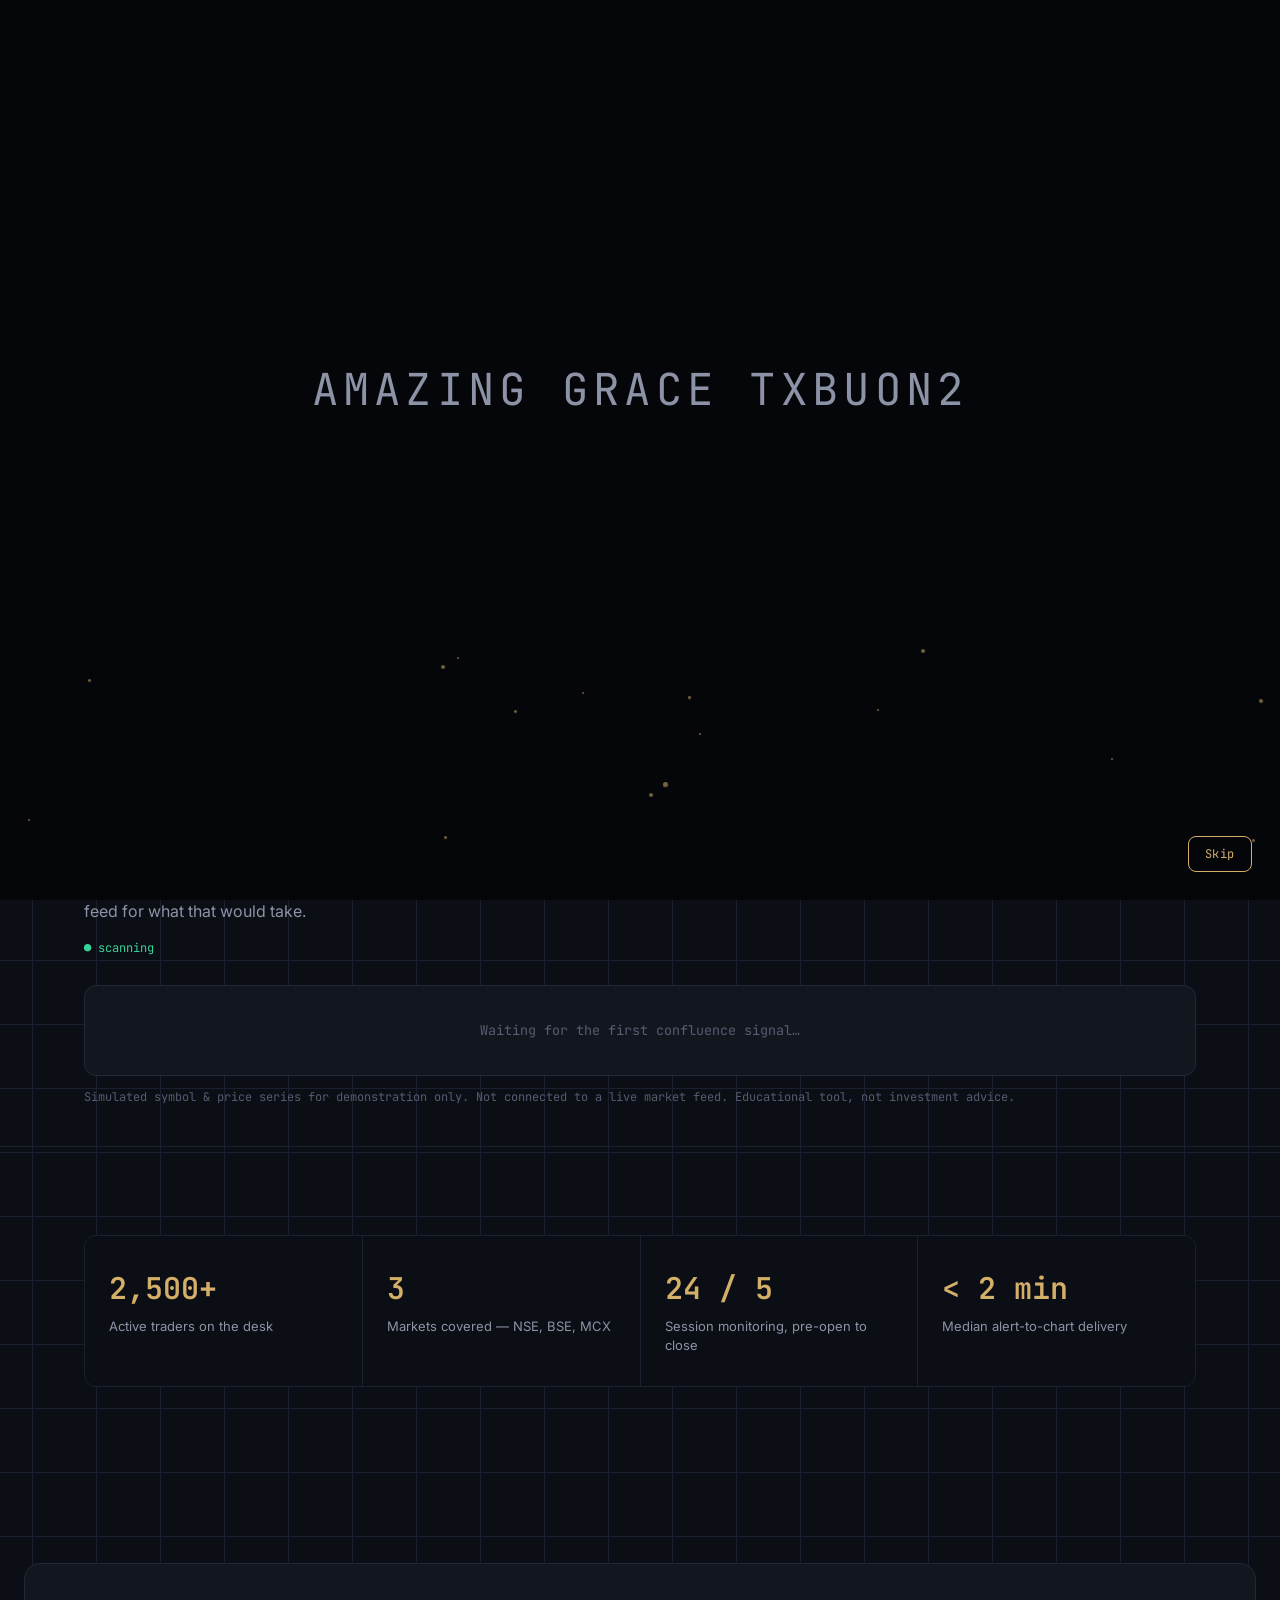
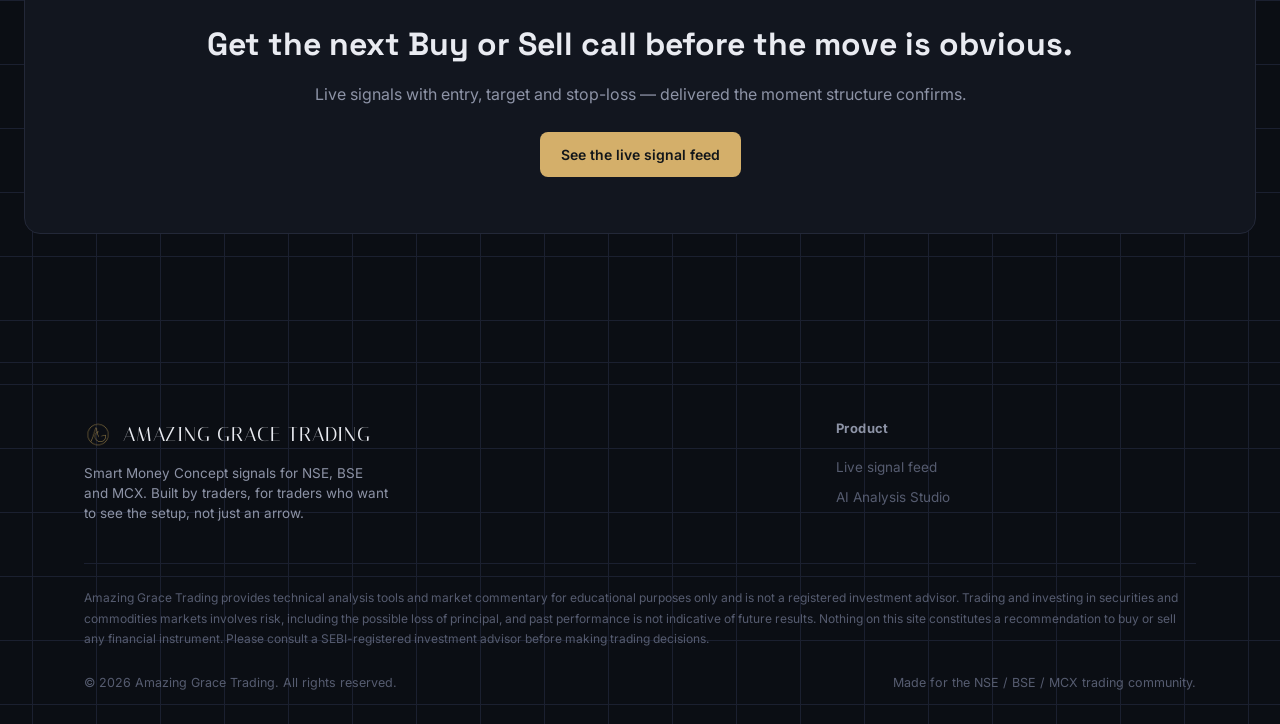
<file: index.html>
<!DOCTYPE html>
<html lang="en">
<head>
<meta charset="UTF-8">
<meta name="viewport" content="width=device-width, initial-scale=1.0">
<title>Amazing Grace Trading — Smart Money Signals &amp; AI Chart Analysis for NSE, BSE &amp; MCX</title>
<meta name="description" content="Amazing Grace Trading reads Indian index, equity and commodity charts in real time, flags Smart Money Concept structure — Break of Structure, order blocks, liquidity sweeps, fair value gaps — and prepares your own uploaded charts and data for AI-powered analysis.">
<meta name="theme-color" content="#0B0E14">
<link rel="icon" type="image/x-icon" href="favicon.ico">
<link rel="icon" type="image/png" sizes="16x16" href="assets/img/favicon-16.png">
<link rel="icon" type="image/png" sizes="32x32" href="assets/img/favicon-32.png">
<link rel="icon" type="image/png" sizes="48x48" href="assets/img/favicon-48.png">
<link rel="apple-touch-icon" sizes="180x180" href="assets/img/apple-touch-icon.png">
<link rel="manifest" href="site.webmanifest">
<meta property="og:type" content="website">
<meta property="og:site_name" content="Amazing Grace Trading">
<meta property="og:title" content="Amazing Grace Trading — Smart Money Signals &amp; AI Chart Analysis for NSE, BSE &amp; MCX">
<meta property="og:description" content="Live Smart Money Concept signals — Break of Structure, order blocks, liquidity sweeps, fair value gaps — for NSE, BSE and MCX, plus an AI Analysis Studio for your own charts and data.">
<meta property="og:image" content="assets/img/og-image.png">
<meta name="twitter:card" content="summary_large_image">
<meta name="twitter:title" content="Amazing Grace Trading — Smart Money Signals &amp; AI Chart Analysis">
<meta name="twitter:description" content="Live Buy/Sell signals with entry, target and stop-loss for NSE, BSE and MCX — plus an AI Analysis Studio for your own charts and data.">
<meta name="twitter:image" content="assets/img/og-image.png">
<link rel="preconnect" href="https://fonts.googleapis.com">
<link rel="preconnect" href="https://fonts.gstatic.com" crossorigin>
<link href="https://fonts.googleapis.com/css2?family=Space+Grotesk:wght@500;600;700&family=Inter:wght@400;500;600;700&family=JetBrains+Mono:wght@400;500;600&display=swap" rel="stylesheet">
<link rel="stylesheet" href="assets/css/style.css">
<link rel="stylesheet" href="assets/css/intro.css">
</head>
<body>
<nav class="nav">
  <div class="nav-inner">
    <div class="logo">
      <img class="logo-mark" src="assets/img/logo-mark-128.png" alt="Amazing Grace Trading" width="28" height="28">
      Amazing Grace Trading
    </div>
    <div class="nav-links" id="navLinks">
      <a href="studio.html">AI Analysis Studio</a>
    </div>
    <div class="nav-cta">
      <a href="#feed" class="btn btn-primary">See live signals</a>
      <button class="nav-menu-btn" id="navMenuBtn" aria-label="Toggle menu" aria-expanded="false">
        <svg width="18" height="18" viewBox="0 0 18 18" fill="none"><path d="M2 5H16M2 9H16M2 13H16" stroke="currentColor" stroke-width="1.6" stroke-linecap="round"/></svg>
      </button>
    </div>
  </div>
</nav>

<header class="hero">
  <div class="wrap hero-grid">
    <div>
      <span class="eyebrow">Live Signals · NSE · BSE · MCX</span>
      <h1>Live Buy &amp; Sell calls, <em>with the target.</em></h1>
      <p class="lead">Amazing Grace Trading reads Indian index, equity and commodity charts in real time and sends Buy/Sell signals the moment structure confirms — every call comes with entry, target and stop-loss, so you know exactly where to act.</p>
      <div class="hero-actions">
        <a href="#feed" class="btn btn-primary">See a live setup ↓</a>
      </div>
      <span class="hero-note">Runs locally, for a single user · Signals are educational, not investment advice</span>
    </div>
    <div class="chart-card">
      <div class="chart-card-head">
        <span><span class="pair">NIFTY 50</span> · 15m</span>
        <span class="price" id="chartPrice">24,812.40</span>
      </div>
      <canvas id="smcChart" width="1200" height="680"></canvas>
      <div class="signal-badge">
        <span class="signal-badge-tag">BUY</span>
        <div class="signal-badge-grid">
          <div><span class="k">Entry</span><span class="v">24,820</span></div>
          <div><span class="k">Target</span><span class="v up">25,140</span></div>
          <div><span class="k">Stop-loss</span><span class="v down">24,690</span></div>
        </div>
      </div>
    </div>
  </div>
</header>

<div class="ticker" aria-hidden="true">
  <div class="ticker-track" id="tickerTrack"></div>
</div>

<section id="feed" style="padding:64px 0 40px;">
  <div class="wrap">
    <div class="section-head" style="margin-bottom:28px;display:flex;align-items:baseline;justify-content:space-between;gap:16px;flex-wrap:wrap;">
      <div>
        <span class="eyebrow">Live signal feed — demo data</span>
        <h2 style="margin-top:14px;">The algorithm, running.</h2>
        <p>This runs a real structure-based detector (swings → sweep → order block → FVG → BOS confluence) against a simulated price feed, client-side, so you can watch the logic work. <strong style="color:var(--text);">It is not connected to live NSE/BSE/MCX data</strong> — see the note below the feed for what that would take.</p>
      </div>
      <span id="feedStatus" class="feed-status">● scanning</span>
    </div>
    <div class="feed-panel" id="feedPanel">
      <div class="feed-empty" id="feedEmpty">Waiting for the first confluence signal…</div>
    </div>
    <p class="feed-disclaimer">Simulated symbol &amp; price series for demonstration only. Not connected to a live market feed. Educational tool, not investment advice.</p>
  </div>
</section>

<section class="stats">
  <div class="wrap">
    <div class="stats-grid">
      <div class="stat"><div class="num">2,500+</div><div class="label">Active traders on the desk</div></div>
      <div class="stat"><div class="num">3</div><div class="label">Markets covered — NSE, BSE, MCX</div></div>
      <div class="stat"><div class="num">24 / 5</div><div class="label">Session monitoring, pre-open to close</div></div>
      <div class="stat"><div class="num">&lt; 2 min</div><div class="label">Median alert-to-chart delivery</div></div>
    </div>
  </div>
</section>

<section>
  <div class="cta-band">
    <h2>Get the next Buy or Sell call before the move is obvious.</h2>
    <p>Live signals with entry, target and stop-loss — delivered the moment structure confirms.</p>
    <div class="actions">
      <a href="#feed" class="btn btn-primary">See the live signal feed</a>
    </div>
  </div>
</section>

<footer>
  <div class="wrap">
    <div class="footer-grid">
      <div class="footer-brand">
        <div class="logo">
          <img class="logo-mark" src="assets/img/logo-mark-128.png" alt="Amazing Grace Trading" width="28" height="28">
          Amazing Grace Trading
        </div>
        <p>Smart Money Concept signals for NSE, BSE and MCX. Built by traders, for traders who want to see the setup, not just an arrow.</p>
      </div>
      <div class="footer-col">
        <h4>Product</h4>
        <a href="#feed">Live signal feed</a>
        <a href="studio.html">AI Analysis Studio</a>
      </div>
    </div>
    <div class="disclaimer">
      Amazing Grace Trading provides technical analysis tools and market commentary for educational purposes only and is not a registered investment advisor. Trading and investing in securities and commodities markets involves risk, including the possible loss of principal, and past performance is not indicative of future results. Nothing on this site constitutes a recommendation to buy or sell any financial instrument. Please consult a SEBI-registered investment advisor before making trading decisions.
    </div>
    <div class="foot-bottom">
      <span>© 2026 Amazing Grace Trading. All rights reserved.</span>
      <span>Made for the NSE / BSE / MCX trading community.</span>
    </div>
  </div>
</footer>

<script defer src="assets/js/app.js"></script>
<script defer src="assets/js/intro-sequence.js"></script>
</body>
</html>
</file>
<file: assets/css/style.css>
:root{--bg:#0B0E14;--bg-elev:#12161F;--bg-elev-2:#1A1F2B;--border:#232838;--border-soft:#1B2030;--text:#E9EBF1;--text-dim:#8D93A6;--text-faint:#565C70;--mint:#35D399;--mint-dim:rgba(53,211,153,0.14);--red:#FF5C6C;--red-dim:rgba(255,92,108,0.14);--gold:#D4AF6A;--gold-dim:rgba(212,175,106,0.14);--radius:10px;--font-display:'Space Grotesk',sans-serif;--font-body:'Inter',sans-serif;--font-mono:'JetBrains Mono',monospace;--font-wordmark:'Italiana',serif}
@font-face{font-family:'Italiana';src:url('../fonts/Italiana-Regular.ttf') format('truetype');font-weight:400;font-style:normal;font-display:swap}
*{box-sizing:border-box;margin:0;padding:0}html{scroll-behavior:smooth}body{background:var(--bg);color:var(--text);font-family:var(--font-body);line-height:1.5;-webkit-font-smoothing:antialiased;background-image:linear-gradient(var(--border-soft) 1px,transparent 1px),linear-gradient(90deg,var(--border-soft) 1px,transparent 1px);background-size:64px 64px;background-position:center top}a{color:inherit;text-decoration:none}img,svg,canvas{display:block;max-width:100%}:focus-visible{outline:2px solid var(--gold);outline-offset:3px}.wrap{max-width:1160px;margin:0 auto;padding:0 24px}.eyebrow{font-family:var(--font-mono);font-size:12px;letter-spacing:0.14em;text-transform:uppercase;color:var(--gold);display:flex;align-items:center;gap:8px}.eyebrow::before{content:"";width:6px;height:6px;border-radius:50%;background:var(--gold);box-shadow:0 0 0 3px var(--gold-dim)}.nav{position:sticky;top:0;z-index:50;background:rgba(11,14,20,0.82);backdrop-filter:blur(10px);border-bottom:1px solid var(--border-soft)}.nav-inner{display:flex;align-items:center;justify-content:space-between;padding:16px 24px;max-width:1160px;margin:0 auto}.logo{display:flex;align-items:center;gap:11px;font-family:var(--font-wordmark);font-weight:400;font-size:20px;letter-spacing:0.04em;text-transform:uppercase}.logo-mark{width:28px;height:28px;flex-shrink:0;animation:logoBreathe 5s ease-in-out infinite;filter:drop-shadow(0 0 0 rgba(212,175,106,0))}@keyframes logoBreathe{0%,100%{transform:scale(1);filter:drop-shadow(0 0 0px rgba(212,175,106,0))}50%{transform:scale(1.035);filter:drop-shadow(0 0 5px rgba(212,175,106,0.45))}}@media(prefers-reduced-motion:reduce){.logo-mark{animation:none}}.nav-links{display:flex;align-items:center;gap:32px}.nav-links a{font-size:14px;color:var(--text-dim);transition:color .15s}.nav-links a:hover{color:var(--text)}.nav-cta{display:flex;align-items:center;gap:16px}.btn{display:inline-flex;align-items:center;justify-content:center;gap:8px;font-family:var(--font-body);font-weight:600;font-size:14px;padding:11px 20px;border-radius:8px;border:1px solid transparent;cursor:pointer;transition:transform .15s,border-color .15s,background .15s;white-space:nowrap}.btn-primary{background:var(--gold);color:#12161A}.btn-primary:hover{transform:translateY(-1px);background:#e0bd82}.btn-ghost{border-color:var(--border);color:var(--text)}.btn-ghost:hover{border-color:var(--gold);color:var(--gold)}.nav-menu-btn{display:none;background:none;border:1px solid var(--border);color:var(--text);border-radius:8px;padding:8px 10px}.hero{padding:72px 0 40px}.hero-grid{display:grid;grid-template-columns:1.05fr 1fr;gap:56px;align-items:center}.hero h1{font-family:var(--font-display);font-weight:700;font-size:clamp(34px,4.4vw,54px);line-height:1.06;letter-spacing:-0.02em;margin:18px 0 20px}.hero h1 em{font-style:normal;color:var(--gold)}.hero p.lead{color:var(--text-dim);font-size:17px;max-width:46ch;margin-bottom:30px}.hero-actions{display:flex;gap:14px;flex-wrap:wrap;margin-bottom:28px}.hero-note{font-size:13px;color:var(--text-faint);font-family:var(--font-mono)}.chart-card{background:var(--bg-elev);border:1px solid var(--border);border-radius:14px;padding:18px 18px 14px;position:relative;overflow:hidden}.chart-card-head{display:flex;justify-content:space-between;align-items:center;font-family:var(--font-mono);font-size:12px;color:var(--text-dim);margin-bottom:10px}.chart-card-head .pair{color:var(--text);font-weight:600}.chart-card-head .price{color:var(--mint)}canvas#smcChart{width:100%;height:auto;border-radius:8px}.signal-badge{display:flex;align-items:center;gap:18px;margin-top:14px;padding:14px 16px;background:var(--mint-dim);border:1px solid rgba(53,211,153,0.35);border-radius:10px}.signal-badge-tag{font-family:var(--font-display);font-weight:700;font-size:14px;letter-spacing:.04em;color:#0B0E14;background:var(--mint);padding:6px 12px;border-radius:6px;flex-shrink:0}.signal-badge-grid{display:flex;gap:22px;flex-wrap:wrap}.signal-badge-grid > div{display:flex;flex-direction:column;gap:2px}.signal-badge-grid .k{font-family:var(--font-mono);font-size:10.5px;color:var(--text-faint);text-transform:uppercase;letter-spacing:.06em}.signal-badge-grid .v{font-family:var(--font-mono);font-size:14.5px;font-weight:600;color:var(--text)}.signal-badge-grid .v.up{color:var(--mint)}.signal-badge-grid .v.down{color:var(--red)}.ticker{border-top:1px solid var(--border-soft);border-bottom:1px solid var(--border-soft);background:var(--bg-elev);overflow:hidden;white-space:nowrap;padding:13px 0}.ticker-track{display:inline-flex;gap:48px;animation:scroll-left 32s linear infinite;padding-left:48px}@keyframes scroll-left{from{transform:translateX(0)}to{transform:translateX(-50%)}}.ticker-item{display:inline-flex;align-items:center;gap:8px;font-family:var(--font-mono);font-size:13px;color:var(--text-dim)}.ticker-item .sym{color:var(--text);font-weight:600}.ticker-item .up{color:var(--mint)}.ticker-item .down{color:var(--red)}section{padding:88px 0}.section-head{max-width:640px;margin-bottom:48px}.section-head h2{font-family:var(--font-display);font-weight:700;font-size:clamp(26px,3vw,36px);letter-spacing:-0.01em;margin:14px 0 12px}.section-head p{color:var(--text-dim);font-size:16px}.stats{border-top:1px solid var(--border-soft)}.stats-grid{display:grid;grid-template-columns:repeat(4,1fr);gap:1px;background:var(--border-soft);border:1px solid var(--border-soft);border-radius:12px;overflow:hidden}.stat{background:var(--bg);padding:30px 24px}.stat .num{font-family:var(--font-mono);font-size:30px;font-weight:600;color:var(--gold)}.stat .label{color:var(--text-dim);font-size:13px;margin-top:6px}.cta-band{background:var(--bg-elev);border:1px solid var(--border);border-radius:16px;padding:56px 40px;text-align:center;margin:0 24px}.cta-band h2{font-family:var(--font-display);font-size:clamp(24px,3vw,32px);font-weight:700;margin-bottom:14px}.cta-band p{color:var(--text-dim);margin-bottom:26px}.cta-band .actions{display:flex;gap:14px;justify-content:center;flex-wrap:wrap}footer{border-top:1px solid var(--border-soft);padding:56px 0 32px;margin-top:40px}.footer-grid{display:grid;grid-template-columns:2fr 1fr;gap:32px;margin-bottom:40px}.footer-brand p{color:var(--text-dim);font-size:13.5px;margin-top:14px;max-width:34ch}.footer-col h4{font-size:13px;color:var(--text-dim);margin-bottom:14px;letter-spacing:.03em}.footer-col a{display:block;font-size:13.5px;color:var(--text-faint);padding:5px 0;transition:color .15s}.footer-col a:hover{color:var(--text)}.disclaimer{font-size:12px;line-height:1.7;color:var(--text-faint);border-top:1px solid var(--border-soft);padding-top:24px}.foot-bottom{display:flex;justify-content:space-between;align-items:center;margin-top:24px;flex-wrap:wrap;gap:12px}.foot-bottom span{font-size:12.5px;color:var(--text-faint)}.feed-status{font-family:var(--font-mono);font-size:12px;color:var(--mint);white-space:nowrap}.feed-panel{display:flex;flex-direction:column;gap:10px;max-height:360px;overflow-y:auto;border:1px solid var(--border);border-radius:12px;background:var(--bg-elev);padding:10px}.feed-empty{color:var(--text-faint);font-size:13.5px;padding:24px;text-align:center;font-family:var(--font-mono)}.feed-card{display:grid;grid-template-columns:auto auto 1fr auto auto auto;gap:18px;align-items:center;padding:12px 14px;border-radius:8px;background:var(--bg-elev-2);border:1px solid var(--border-soft);font-family:var(--font-mono);font-size:12.5px;animation:feedIn .35s ease}@keyframes feedIn{from{opacity:0;transform:translateY(-6px)}to{opacity:1;transform:translateY(0)}}.feed-dir{font-weight:700;padding:4px 10px;border-radius:5px;letter-spacing:.04em}.feed-dir.buy{background:var(--mint-dim);color:var(--mint)}.feed-dir.sell{background:var(--red-dim);color:var(--red)}.feed-sym{color:var(--text);font-weight:600}.feed-conf{color:var(--text-dim)}.feed-conf b{color:var(--gold)}.feed-lvl{color:var(--text-dim)}.feed-lvl b{color:var(--text)}.feed-time{color:var(--text-faint)}.feed-disclaimer{color:var(--text-faint);font-size:12px;margin-top:12px;font-family:var(--font-mono)}@media(max-width:700px){.feed-card{grid-template-columns:1fr 1fr;font-size:12px}}@media(max-width:980px){.hero-grid{grid-template-columns:1fr}.nav-links{display:none}.stats-grid{grid-template-columns:repeat(2,1fr)}.footer-grid{grid-template-columns:1fr 1fr}}@media(max-width:560px){.footer-grid{grid-template-columns:1fr}.cta-band{padding:40px 24px}}@media(prefers-reduced-motion:reduce){.ticker-track{animation:none}html{scroll-behavior:auto}}.nav-menu-btn{cursor:pointer}@media(max-width:980px){.nav-menu-btn{display:inline-flex;align-items:center;justify-content:center}.nav-links{display:none;position:absolute;top:100%;left:0;right:0;background:var(--bg-elev);border-bottom:1px solid var(--border-soft);flex-direction:column;gap:0;padding:8px 24px 18px}.nav-links.open{display:flex}.nav-links a{padding:12px 0;border-bottom:1px solid var(--border-soft);width:100%}.nav-links a:last-child{border-bottom:none}}.nav-links a.active{color:var(--gold)}.studio-hero{padding:56px 0 36px;border-bottom:1px solid var(--border-soft)}.studio-hero h1{font-family:var(--font-display);font-weight:700;letter-spacing:-0.02em;font-size:clamp(28px,3.6vw,42px);margin:16px 0 14px;line-height:1.1}.studio-hero p.lead{color:var(--text-dim);font-size:16px;max-width:62ch;margin-bottom:8px}.studio-hero .note-strip{display:flex;gap:10px;align-items:flex-start;margin-top:22px;padding:14px 16px;background:var(--gold-dim);border:1px solid rgba(212,175,106,0.35);border-radius:10px;font-size:13.5px;color:var(--text);max-width:74ch}.studio-hero .note-strip svg{flex-shrink:0;margin-top:1px}.studio-layout{display:grid;grid-template-columns:1.15fr 0.85fr;gap:28px;align-items:start;padding:44px 0 90px}@media(max-width:980px){.studio-layout{grid-template-columns:1fr}}.dropzone{border:1.5px dashed var(--border);border-radius:16px;background:var(--bg-elev);padding:44px 28px;text-align:center;cursor:pointer;position:relative;transition:border-color .18s,background .18s,transform .1s}.dropzone:hover{border-color:var(--text-faint)}.dropzone.drag-over{border-color:var(--gold);background:var(--gold-dim);transform:scale(1.005)}.dropzone input[type=file]{position:absolute;inset:0;opacity:0;cursor:pointer;width:100%;height:100%}.dropzone .dz-icon{width:48px;height:48px;margin:0 auto 18px;color:var(--gold)}.dropzone h3{font-family:var(--font-display);font-weight:600;font-size:17px;margin-bottom:6px}.dropzone p{color:var(--text-dim);font-size:13.5px}.dropzone .dz-formats{margin-top:18px;display:flex;flex-wrap:wrap;gap:6px;justify-content:center}.dz-chip{font-family:var(--font-mono);font-size:11px;letter-spacing:.02em;color:var(--text-dim);border:1px solid var(--border);padding:4px 9px;border-radius:20px;background:var(--bg)}.dz-browse-btn{margin-top:20px;position:relative;z-index:2;pointer-events:none}.platform-row{display:flex;flex-wrap:wrap;gap:8px;margin-top:16px}.platform-chip{font-size:12.5px;color:var(--text-dim);border:1px solid var(--border);border-radius:8px;padding:7px 12px;font-family:var(--font-mono)}.platform-chip b{color:var(--text);font-family:var(--font-body);font-weight:600}.file-list-head{display:flex;align-items:center;justify-content:space-between;margin:28px 0 14px}.file-list-head h3{font-family:var(--font-display);font-size:15px;font-weight:600}.file-list-head .count{font-family:var(--font-mono);font-size:12.5px;color:var(--text-faint)}.clear-all-btn{font-size:12.5px;color:var(--text-faint);background:none;border:none;cursor:pointer;font-family:var(--font-body)}.clear-all-btn:hover{color:var(--red)}.file-list{display:flex;flex-direction:column;gap:10px}.file-empty{border:1px solid var(--border-soft);border-radius:12px;padding:36px 20px;text-align:center;color:var(--text-faint);font-size:13.5px;font-family:var(--font-mono)}.file-card{display:grid;grid-template-columns:52px 1fr auto;gap:14px;align-items:center;background:var(--bg-elev);border:1px solid var(--border);border-radius:12px;padding:12px 14px;animation:fileIn .28s ease}@keyframes fileIn{from{opacity:0;transform:translateY(-6px)}to{opacity:1;transform:translateY(0)}}.file-thumb{width:52px;height:52px;border-radius:8px;overflow:hidden;background:var(--bg-elev-2);display:flex;align-items:center;justify-content:center;flex-shrink:0;border:1px solid var(--border-soft)}.file-thumb img{width:100%;height:100%;object-fit:cover}.file-thumb svg{width:24px;height:24px;color:var(--gold)}.file-meta .fname{font-size:14px;font-weight:600;color:var(--text);word-break:break-all}.file-meta .fsub{font-size:12px;color:var(--text-faint);font-family:var(--font-mono);margin-top:3px;display:flex;gap:8px;flex-wrap:wrap;align-items:center}.file-type-badge{font-family:var(--font-mono);font-size:10.5px;letter-spacing:.03em;text-transform:uppercase;padding:2px 7px;border-radius:5px;background:var(--bg-elev-2);color:var(--text-dim)}.file-status{font-size:11.5px;font-family:var(--font-mono);display:flex;align-items:center;gap:6px}.file-status.pending{color:var(--text-faint)}.file-status.ready{color:var(--mint)}.file-status.error{color:var(--red)}.file-actions{display:flex;align-items:center;gap:10px}.platform-select{font-family:var(--font-mono);font-size:11.5px;background:var(--bg);color:var(--text-dim);border:1px solid var(--border);border-radius:6px;padding:5px 8px}.file-remove-btn{background:none;border:none;color:var(--text-faint);cursor:pointer;padding:4px;display:flex;align-items:center;justify-content:center;border-radius:6px}.file-remove-btn:hover{color:var(--red);background:var(--red-dim)}.progress-track{width:100%;height:3px;background:var(--border-soft);border-radius:3px;overflow:hidden;margin-top:6px}.progress-fill{height:100%;background:var(--gold);width:0%;transition:width .18s linear}.analyze-bar{display:flex;align-items:center;justify-content:space-between;gap:16px;margin-top:20px;padding:16px 18px;background:var(--bg-elev);border:1px solid var(--border);border-radius:12px;flex-wrap:wrap}.analyze-bar .info{font-size:13px;color:var(--text-dim)}.analyze-bar .info b{color:var(--text)}.analysis-panel{background:var(--bg-elev);border:1px solid var(--border);border-radius:14px;padding:22px;position:sticky;top:88px}.analysis-panel-head{display:flex;align-items:center;justify-content:space-between;margin-bottom:6px}.analysis-panel-head h3{font-family:var(--font-display);font-size:16px;font-weight:600}.conn-status{display:flex;align-items:center;gap:7px;font-family:var(--font-mono);font-size:11.5px;color:var(--text-faint)}.conn-dot{width:7px;height:7px;border-radius:50%;background:var(--text-faint)}.conn-dot.connected{background:var(--mint);box-shadow:0 0 0 3px var(--mint-dim)}.conn-dot.error{background:var(--red);box-shadow:0 0 0 3px var(--red-dim)}.verdict-tag.buy{background:var(--mint-dim);color:var(--mint)}.verdict-tag.sell{background:var(--red-dim);color:var(--red)}.verdict-tag.no-trade{background:var(--gold-dim);color:var(--gold)}.analysis-panel > p.sub{color:var(--text-dim);font-size:13px;margin-bottom:20px}.verdict-row{display:flex;align-items:center;justify-content:space-between;padding:16px;margin-bottom:18px;background:var(--bg-elev-2);border:1px dashed var(--border);border-radius:10px}.verdict-tag{font-family:var(--font-display);font-weight:700;font-size:13px;letter-spacing:.04em;padding:6px 14px;border-radius:6px;background:var(--border-soft);color:var(--text-faint)}.confidence-meter{display:flex;flex-direction:column;gap:4px;align-items:flex-end}.confidence-meter .label{font-family:var(--font-mono);font-size:10.5px;color:var(--text-faint);text-transform:uppercase;letter-spacing:.05em}.confidence-meter .track{width:120px;height:5px;border-radius:5px;background:var(--border-soft);overflow:hidden}.confidence-meter .fill{height:100%;width:0%;background:var(--border)}.levels-grid{display:grid;grid-template-columns:repeat(3,1fr);gap:10px;margin-bottom:20px}.level-box{background:var(--bg-elev-2);border:1px solid var(--border-soft);border-radius:8px;padding:10px 8px;text-align:center}.level-box .k{font-family:var(--font-mono);font-size:10px;color:var(--text-faint);text-transform:uppercase;letter-spacing:.05em}.level-box .v{font-family:var(--font-mono);font-size:14px;font-weight:600;color:var(--text-faint);margin-top:4px}.analysis-fields{display:flex;flex-direction:column;gap:1px;background:var(--border-soft);border:1px solid var(--border-soft);border-radius:10px;overflow:hidden}.analysis-field{background:var(--bg-elev);padding:12px 14px;display:flex;align-items:center;justify-content:space-between;gap:12px}.analysis-field .fkey{font-size:13px;color:var(--text-dim)}.analysis-field .fval{font-family:var(--font-mono);font-size:12px;color:var(--text-faint);display:flex;align-items:center;gap:6px}.analysis-field .fval svg{width:13px;height:13px}.connect-ai-btn{width:100%;margin-top:20px;display:flex;align-items:center;justify-content:center;gap:8px;padding:13px;border-radius:9px;background:var(--gold);color:#12161A;border:none;font-family:var(--font-body);font-weight:600;font-size:14px;cursor:pointer;transition:transform .15s}.connect-ai-btn:hover{transform:translateY(-1px)}.panel-footnote{font-size:11.5px;color:var(--text-faint);text-align:center;margin-top:12px;line-height:1.6}.toast-stack{position:fixed;bottom:24px;right:24px;display:flex;flex-direction:column;gap:10px;z-index:200}.toast{background:var(--bg-elev-2);border:1px solid var(--border);border-left:3px solid var(--red);border-radius:8px;padding:12px 16px;font-size:13px;color:var(--text);max-width:320px;box-shadow:0 8px 24px rgba(0,0,0,0.35);animation:toastIn .25s ease}@keyframes toastIn{from{opacity:0;transform:translateX(12px)}to{opacity:1;transform:translateX(0)}}.modal-overlay{position:fixed;inset:0;background:rgba(6,8,12,0.72);backdrop-filter:blur(3px);display:none;align-items:center;justify-content:center;z-index:300;padding:20px}.modal-overlay.open{display:flex}.modal{background:var(--bg-elev);border:1px solid var(--border);border-radius:14px;max-width:480px;width:100%;padding:28px}.modal h3{font-family:var(--font-display);font-size:18px;margin-bottom:12px}.modal p{color:var(--text-dim);font-size:14px;line-height:1.6;margin-bottom:12px}.modal .modal-actions{display:flex;justify-content:flex-end;gap:12px;margin-top:20px}code{font-family:var(--font-mono);font-size:0.92em;color:var(--gold);background:var(--gold-dim);padding:1px 6px;border-radius:4px}@media(max-width:700px){.levels-grid{grid-template-columns:repeat(3,1fr)}.file-card{grid-template-columns:44px 1fr}.file-actions{grid-column:1/-1;justify-content:flex-end;margin-top:8px}.analysis-panel{position:static}}
</file>
<file: assets/css/intro.css>
/* =====================================================================
   Amazing Grace Trading — Opening Experience stylesheet
   (assets/css/intro.css)

   Linked only from index.html. Never loaded by studio.html, so it can
   never compete with chart-init resources on that page. All animation
   here uses transform/opacity only (GPU-composited, no layout thrash),
   and every effect is gated behind prefers-reduced-motion.
   ===================================================================== */

#introOverlay{
  position:fixed;inset:0;z-index:999;
  background:#05060A;
  display:flex;flex-direction:column;align-items:center;justify-content:center;
  overflow:hidden;
  opacity:1;
  transition:opacity .45s ease;
}
#introOverlay.intro-fade-out{opacity:0;pointer-events:none}

.intro-particle{
  position:absolute;border-radius:50%;
  background:rgba(212,175,106,0.55);
  will-change:transform,opacity;
  animation:introParticleFloat linear infinite;
}
@keyframes introParticleFloat{
  0%{transform:translateY(0) scale(1);opacity:0}
  10%{opacity:.6}
  90%{opacity:.35}
  100%{transform:translateY(-140px) scale(1.15);opacity:0}
}

.intro-text-wrap{
  text-align:center;
  padding:0 24px;
}
.intro-scramble{
  font-family:var(--font-mono);
  font-size:clamp(20px,5.4vw,44px);
  letter-spacing:0.12em;
  color:#8D93A6;
  white-space:pre-wrap;
  min-height:1.3em;
}
.intro-scramble.intro-resolved{
  color:#D4AF6A;
  transition:color .6s ease,text-shadow .8s ease;
  text-shadow:0 0 18px rgba(212,175,106,0.55),0 0 42px rgba(212,175,106,0.25);
}

.intro-mark{
  width:64px;height:64px;margin:26px auto 0;
  opacity:0;transform:scale(.85);
  transition:opacity .6s ease,transform .6s ease;
}
.intro-mark.intro-visible{opacity:1;transform:scale(1)}

.intro-tagline{
  margin-top:16px;
  font-family:var(--font-mono);
  font-size:11px;letter-spacing:.22em;text-transform:uppercase;
  color:#565C70;
  opacity:0;
  transition:opacity .6s ease;
}
.intro-tagline.intro-visible{opacity:1}

.intro-skip{
  position:absolute;bottom:28px;right:28px;
  background:none;border:1px solid #232838;color:#8D93A6;
  font-family:var(--font-mono);font-size:12px;letter-spacing:.05em;
  padding:9px 16px;border-radius:8px;cursor:pointer;
  opacity:0;transition:opacity .3s ease,border-color .15s,color .15s;
}
.intro-skip.intro-visible{opacity:1}
.intro-skip:hover,.intro-skip:focus-visible{border-color:#D4AF6A;color:#D4AF6A;outline:none}

.intro-sr-only{
  position:absolute;width:1px;height:1px;padding:0;margin:-1px;
  overflow:hidden;clip:rect(0,0,0,0);white-space:nowrap;border:0;
}

/* Reduced-motion fallback: no particles, no scramble, one simple fade */
@media (prefers-reduced-motion: reduce){
  .intro-particle{display:none}
  .intro-scramble{transition:opacity .5s ease}
}
</file>
